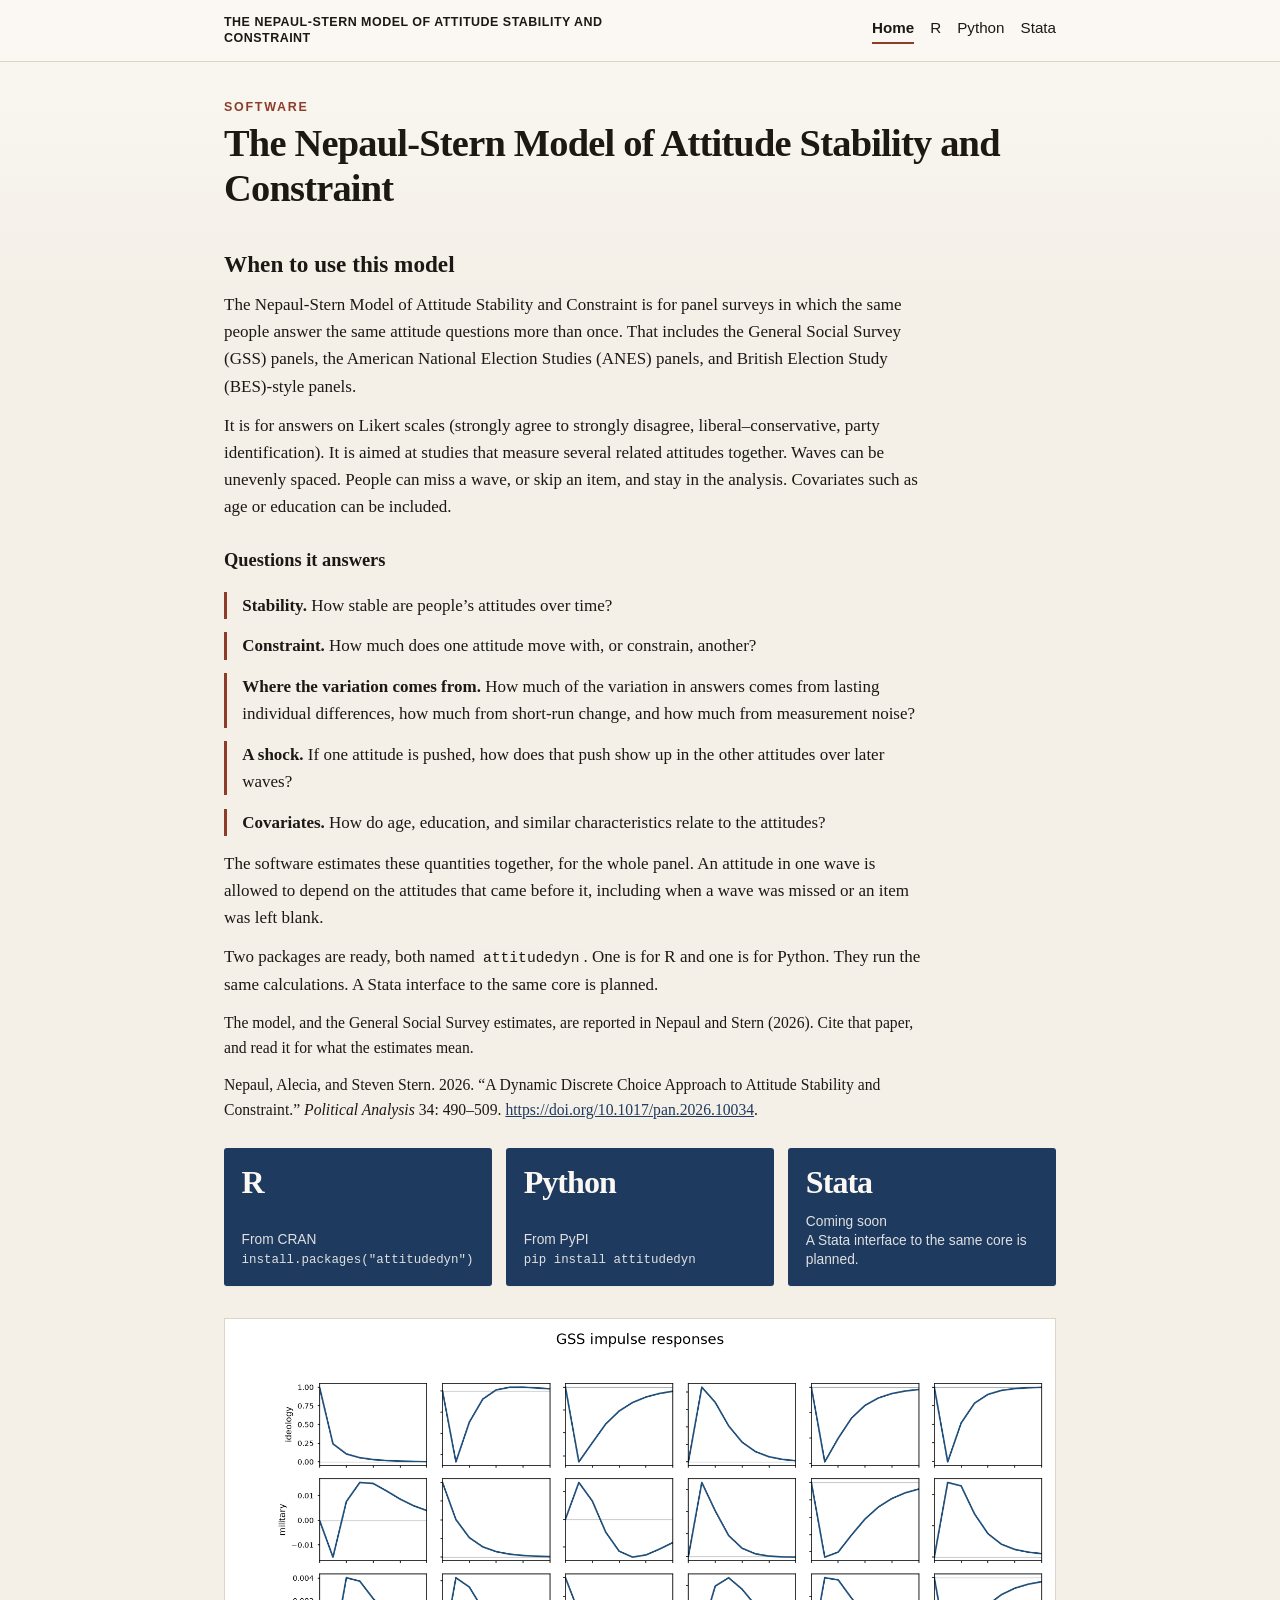
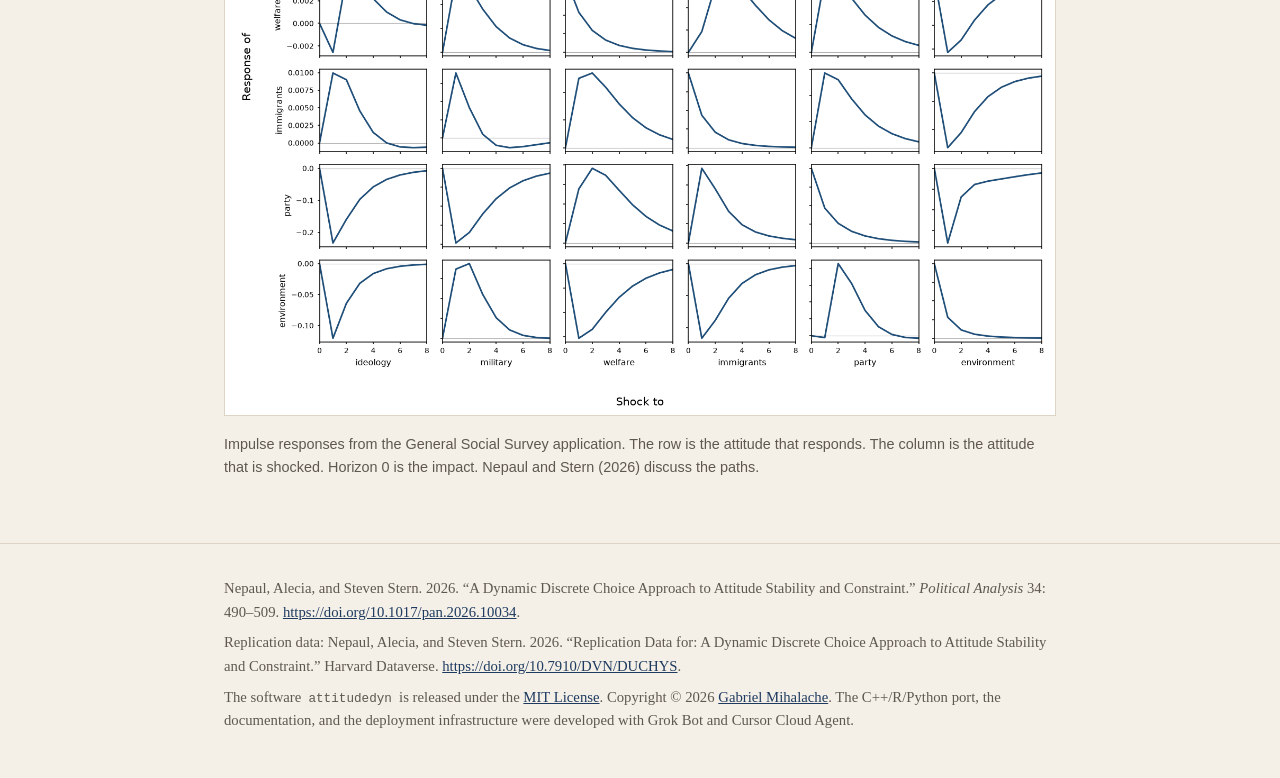
<file: index.html>
<!DOCTYPE html>
<html lang="en">
<head>
  <meta charset="utf-8">
  <meta name="viewport" content="width=device-width, initial-scale=1">
  <link rel="canonical" href="https://nepaulstern.github.io/">
  <meta name="color-scheme" content="light dark">
  <meta name="description" content="Software for The Nepaul-Stern Model of Attitude Stability and Constraint, for Likert attitude panels in R, Python, and Stata.">
  <title>The Nepaul-Stern Model of Attitude Stability and Constraint</title>
  <link rel="stylesheet" href="css/site.css">
  <script defer src="https://loglesk.io/js/script.js" data-key="owai2n"></script>
</head>
<body>
  <a class="skip" href="#content">Skip to content</a>
  <header class="site-header">
    <div class="wrap">
      <a class="brand" href="index.html">The Nepaul-Stern Model of Attitude Stability and Constraint</a>
      <nav class="nav" aria-label="Pages">
      <a href="index.html" aria-current="page">Home</a>
      <a href="r.html">R</a>
      <a href="python.html">Python</a>
      <a href="stata.html">Stata</a>
      </nav>
    </div>
  </header>
  <main id="content">
    <div class="wrap">

    <p class="kicker">Software</p>
    <h1>The Nepaul-Stern Model of Attitude Stability and Constraint</h1>
    <section class="prose" aria-labelledby="when">
      <h2 id="when">When to use this model</h2>
      <p>The Nepaul-Stern Model of Attitude Stability and Constraint is for panel surveys in which the same people answer the same attitude questions more than once. That includes the General Social Survey (GSS) panels, the American National Election Studies (ANES) panels, and British Election Study (BES)-style panels.</p>
      <p>It is for answers on Likert scales (strongly agree to strongly disagree, liberal–conservative, party identification). It is aimed at studies that measure several related attitudes together. Waves can be unevenly spaced. People can miss a wave, or skip an item, and stay in the analysis. Covariates such as age or education can be included.</p>
      <h3>Questions it answers</h3>
      <ol class="questions">
        <li><strong>Stability.</strong> How stable are people’s attitudes over time?</li>
        <li><strong>Constraint.</strong> How much does one attitude move with, or constrain, another?</li>
        <li><strong>Where the variation comes from.</strong> How much of the variation in answers comes from lasting individual differences, how much from short-run change, and how much from measurement noise?</li>
        <li><strong>A shock.</strong> If one attitude is pushed, how does that push show up in the other attitudes over later waves?</li>
        <li><strong>Covariates.</strong> How do age, education, and similar characteristics relate to the attitudes?</li>
      </ol>
      <p>The software estimates these quantities together, for the whole panel. An attitude in one wave is allowed to depend on the attitudes that came before it, including when a wave was missed or an item was left blank.</p>
      <p>Two packages are ready, both named <code>attitudedyn</code>. One is for R and one is for Python. They run the same calculations. A Stata interface to the same core is planned.</p>
      <p class="cite">The model, and the General Social Survey estimates, are reported in Nepaul and Stern (2026). Cite that paper, and read it for what the estimates mean.</p>
      <p class="cite">Nepaul, Alecia, and Steven Stern. 2026. “A Dynamic Discrete Choice Approach to Attitude Stability and Constraint.” <em>Political Analysis</em> 34: 490–509. <a href="https://doi.org/10.1017/pan.2026.10034">https://doi.org/10.1017/pan.2026.10034</a>.</p>
    </section>
    <nav class="choices" aria-label="Install">
      <a class="choice" href="r.html">
        <span class="label">R</span>
        <span class="hint">From CRAN<br><code>install.packages("attitudedyn")</code></span>
      </a>
      <a class="choice" href="python.html">
        <span class="label">Python</span>
        <span class="hint">From PyPI<br><code>pip install attitudedyn</code></span>
      </a>
      <a class="choice" href="stata.html">
        <span class="label">Stata</span>
        <span class="hint">Coming soon<br>A Stata interface to the same core is planned.</span>
      </a>
    </nav>
    <figure class="figure-card">
      <img src="figures/gss_impulse_response.png" alt="Six-by-six grid of impulse responses for ideology, military spending, welfare, immigrants, party identification, and the environment. Each row is the attitude that responds and each column is the attitude that is shocked. Horizon 0 is the impact.">
      <figcaption>Impulse responses from the General Social Survey application. The row is the attitude that responds. The column is the attitude that is shocked. Horizon 0 is the impact. Nepaul and Stern (2026) discuss the paths.</figcaption>
    </figure>

    </div>
  </main>
  <footer class="site-footer">
    <div class="wrap">
      <p>Nepaul, Alecia, and Steven Stern. 2026. “A Dynamic Discrete Choice Approach to Attitude Stability and Constraint.” <em>Political Analysis</em> 34: 490–509. <a href="https://doi.org/10.1017/pan.2026.10034">https://doi.org/10.1017/pan.2026.10034</a>.</p>
      <p>Replication data: Nepaul, Alecia, and Steven Stern. 2026. “Replication Data for: A Dynamic Discrete Choice Approach to Attitude Stability and Constraint.” Harvard Dataverse. <a href="https://doi.org/10.7910/DVN/DUCHYS">https://doi.org/10.7910/DVN/DUCHYS</a>.</p>
      <p>The software <code>attitudedyn</code> is released under the <a href="LICENSE">MIT License</a>. Copyright © 2026 <a href="https://gmihalache.com/">Gabriel Mihalache</a>. The C++/R/Python port, the documentation, and the deployment infrastructure were developed with Grok Bot and Cursor Cloud Agent.</p>
    </div>
  </footer>
</body>
</html>
</file>
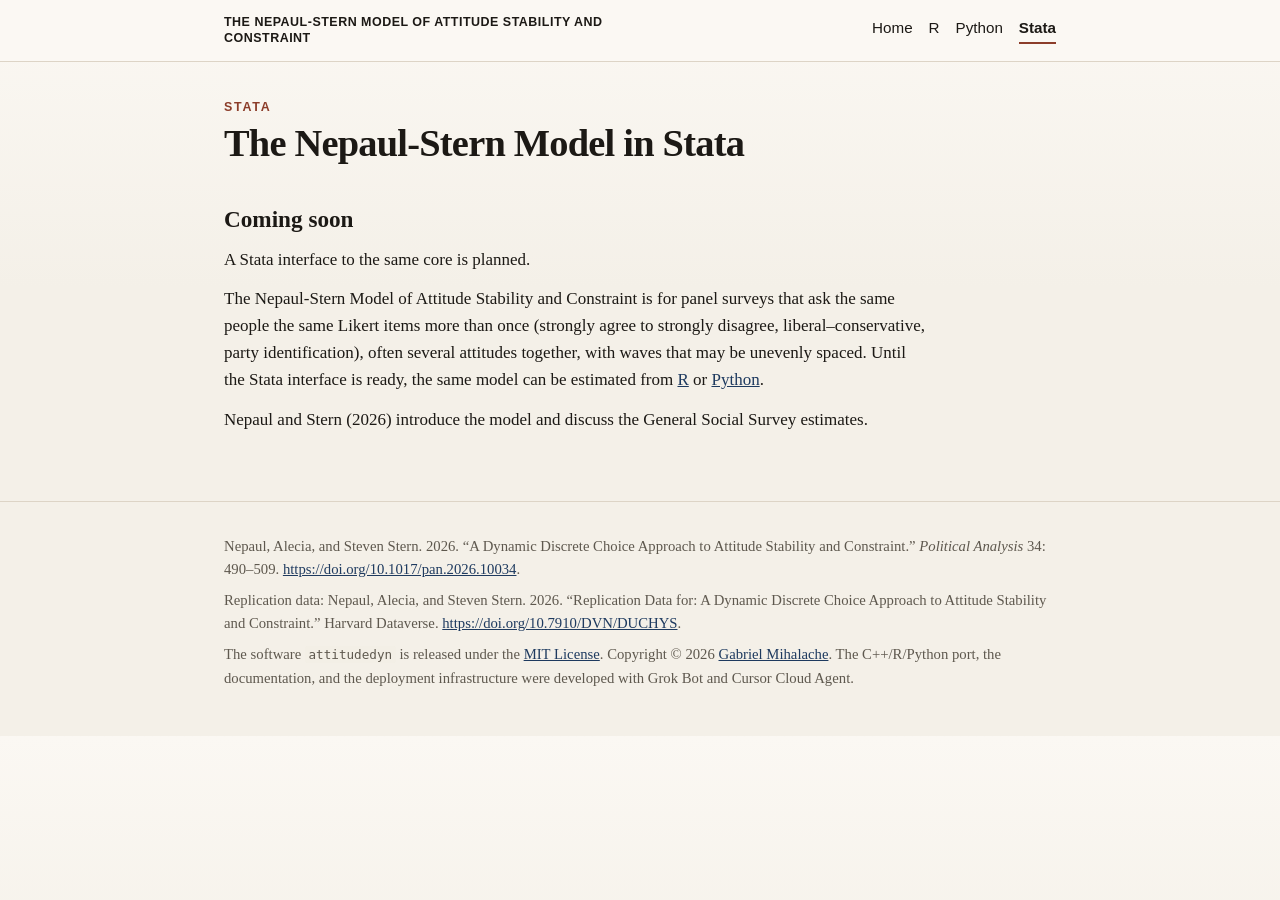
<file: stata.html>
<!DOCTYPE html>
<html lang="en">
<head>
  <meta charset="utf-8">
  <meta name="viewport" content="width=device-width, initial-scale=1">
  <link rel="canonical" href="https://nepaulstern.github.io/stata.html">
  <meta name="color-scheme" content="light dark">
  <meta name="description" content="A Stata interface to The Nepaul-Stern Model of Attitude Stability and Constraint is planned.">
  <title>Stata · The Nepaul-Stern Model of Attitude Stability and Constraint</title>
  <link rel="stylesheet" href="css/site.css">
  <script defer src="https://loglesk.io/js/script.js" data-key="owai2n"></script>
</head>
<body>
  <a class="skip" href="#content">Skip to content</a>
  <header class="site-header">
    <div class="wrap">
      <a class="brand" href="index.html">The Nepaul-Stern Model of Attitude Stability and Constraint</a>
      <nav class="nav" aria-label="Pages">
      <a href="index.html">Home</a>
      <a href="r.html">R</a>
      <a href="python.html">Python</a>
      <a href="stata.html" aria-current="page">Stata</a>
      </nav>
    </div>
  </header>
  <main id="content">
    <div class="wrap">

    <p class="kicker">Stata</p>
    <h1>The Nepaul-Stern Model in Stata</h1>
    <div class="prose">
      <h2>Coming soon</h2>
      <p>A Stata interface to the same core is planned.</p>
      <p>The Nepaul-Stern Model of Attitude Stability and Constraint is for panel surveys that ask the same people the same Likert items more than once (strongly agree to strongly disagree, liberal–conservative, party identification), often several attitudes together, with waves that may be unevenly spaced. Until the Stata interface is ready, the same model can be estimated from <a href="r.html">R</a> or <a href="python.html">Python</a>.</p>
      <p>Nepaul and Stern (2026) introduce the model and discuss the General Social Survey estimates.</p>
    </div>

    </div>
  </main>
  <footer class="site-footer">
    <div class="wrap">
      <p>Nepaul, Alecia, and Steven Stern. 2026. “A Dynamic Discrete Choice Approach to Attitude Stability and Constraint.” <em>Political Analysis</em> 34: 490–509. <a href="https://doi.org/10.1017/pan.2026.10034">https://doi.org/10.1017/pan.2026.10034</a>.</p>
      <p>Replication data: Nepaul, Alecia, and Steven Stern. 2026. “Replication Data for: A Dynamic Discrete Choice Approach to Attitude Stability and Constraint.” Harvard Dataverse. <a href="https://doi.org/10.7910/DVN/DUCHYS">https://doi.org/10.7910/DVN/DUCHYS</a>.</p>
      <p>The software <code>attitudedyn</code> is released under the <a href="LICENSE">MIT License</a>. Copyright © 2026 <a href="https://gmihalache.com/">Gabriel Mihalache</a>. The C++/R/Python port, the documentation, and the deployment infrastructure were developed with Grok Bot and Cursor Cloud Agent.</p>
    </div>
  </footer>
</body>
</html>
</file>
<file: css/site.css>
:root {
  color-scheme: light;
  --bg: #f4f0e8;
  --paper: #fbf8f3;
  --ink: #1c1915;
  --muted: #5e584e;
  --line: #ddd4c6;
  --accent: #1e3a5f;
  --accent-ink: #fbf8f3;
  --accent-soft: #e7eef6;
  --mark: #8c3d2a;
  --code: #f3efe6;
  --output: #f7f1e6;
  --shadow: 0 1px 0 rgba(28, 25, 21, 0.04);
  --serif: "Iowan Old Style", "Palatino Linotype", Palatino, "Book Antiqua", Georgia, serif;
  --sans: "Segoe UI", "Helvetica Neue", Helvetica, Arial, sans-serif;
  --mono: "ui-monospace", "SFMono-Regular", "Cascadia Mono", Menlo, Consolas, monospace;
  --measure: 44rem;
  --wide: 52rem;
}

@media (prefers-color-scheme: dark) {
  :root {
    color-scheme: dark;
    --bg: #12161b;
    --paper: #1a2129;
    --ink: #f3efe6;
    --muted: #c8bfb2;
    --line: #313a46;
    --accent: #d5e4f5;
    --accent-ink: #142033;
    --accent-soft: #243140;
    --mark: #e7b2a4;
    --code: #12171d;
    --output: #1c1814;
    --shadow: none;
  }
}

* { box-sizing: border-box; }

html { scroll-behavior: smooth; }

body {
  margin: 0;
  background:
    linear-gradient(180deg, var(--paper), var(--bg) 18rem);
  color: var(--ink);
  font-family: var(--serif);
  font-size: 1.0625rem;
  line-height: 1.6;
}

a { color: var(--accent); }
a:hover { color: var(--mark); }

.skip {
  position: absolute;
  left: 0.75rem;
  top: -3rem;
  background: var(--accent);
  color: var(--accent-ink);
  padding: 0.4rem 0.7rem;
  z-index: 10;
}
.skip:focus { top: 0.75rem; }

.wrap {
  width: min(var(--wide), calc(100% - 2rem));
  margin: 0 auto;
}

.site-header {
  border-bottom: 1px solid var(--line);
  background: var(--paper);
  position: sticky;
  top: 0;
  z-index: 5;
}

.site-header .wrap {
  display: flex;
  align-items: center;
  justify-content: space-between;
  gap: 1rem;
  padding: 0.85rem 0;
}

.brand {
  color: inherit;
  text-decoration: none;
  font-family: var(--sans);
  font-size: 0.78rem;
  letter-spacing: 0.04em;
  text-transform: uppercase;
  font-weight: 650;
  max-width: 28rem;
  line-height: 1.35;
}
.brand:hover { color: var(--mark); }

.nav {
  display: flex;
  gap: 0.35rem 1rem;
  flex-wrap: wrap;
  justify-content: flex-end;
  font-family: var(--sans);
  font-size: 0.95rem;
}
.nav a {
  color: inherit;
  text-decoration: none;
  padding-bottom: 0.1rem;
  border-bottom: 2px solid transparent;
}
.nav a[aria-current="page"] {
  border-bottom-color: var(--mark);
  font-weight: 650;
}
.nav a:hover { color: var(--mark); }

main { padding: 2.25rem 0 3.5rem; }

.prose { max-width: var(--measure); }
.prose h1, .prose h2, .prose h3 { max-width: none; }

h1 {
  font-weight: 600;
  font-size: clamp(1.85rem, 3vw, 2.45rem);
  line-height: 1.18;
  letter-spacing: -0.02em;
  margin: 0.2rem 0 1rem;
}

h2 {
  font-weight: 600;
  font-size: 1.45rem;
  line-height: 1.25;
  margin: 2.4rem 0 0.7rem;
}

h3 {
  font-weight: 600;
  font-size: 1.15rem;
  margin: 1.6rem 0 0.45rem;
}

p { margin: 0.75rem 0; }

.kicker {
  font-family: var(--sans);
  font-size: 0.78rem;
  letter-spacing: 0.14em;
  text-transform: uppercase;
  color: var(--mark);
  font-weight: 650;
  margin: 0;
}

.questions {
  list-style: none;
  padding: 0;
  margin: 1rem 0 0.4rem;
}
.questions li {
  margin: 0.85rem 0;
  padding-left: 0.95rem;
  border-left: 3px solid var(--mark);
}
.questions strong { font-weight: 650; }

.choices {
  display: grid;
  grid-template-columns: repeat(3, 1fr);
  gap: 0.9rem;
  margin: 1.6rem 0 0.4rem;
  max-width: var(--wide);
}
.choice {
  display: flex;
  flex-direction: column;
  justify-content: space-between;
  gap: 0.85rem;
  min-height: 8.5rem;
  padding: 1.15rem 1.1rem 1rem;
  background: var(--accent);
  color: var(--accent-ink);
  text-decoration: none;
  border-radius: 3px;
  box-shadow: var(--shadow);
}
.choice:hover { color: var(--accent-ink); outline: 2px solid var(--mark); outline-offset: 2px; }
.choice .label {
  font-family: var(--serif);
  font-size: 2rem;
  font-weight: 600;
  letter-spacing: -0.03em;
  line-height: 1;
}
.choice .hint {
  font-family: var(--sans);
  font-size: 0.86rem;
  line-height: 1.4;
  opacity: 0.88;
}
.choice code {
  font-family: var(--mono);
  font-size: 0.78rem;
  background: transparent;
  padding: 0;
}

.cite {
  font-size: 0.98rem;
}

.figure-card {
  margin: 2rem 0 0.5rem;
  max-width: var(--wide);
}
.figure-card img {
  width: 100%;
  height: auto;
  background: #fff;
  border: 1px solid var(--line);
}
.figure-card figcaption {
  font-family: var(--sans);
  font-size: 0.9rem;
  color: var(--muted);
  margin-top: 0.55rem;
}

code {
  font-family: var(--mono);
  font-size: 0.86em;
  background: var(--code);
  padding: 0.08em 0.28em;
  border-radius: 2px;
}

.block {
  margin: 0.8rem 0 1.1rem;
  max-width: var(--wide);
}
.block figcaption {
  font-family: var(--sans);
  font-size: 0.75rem;
  letter-spacing: 0.08em;
  text-transform: uppercase;
  color: var(--muted);
  margin-bottom: 0.3rem;
}
.block pre {
  margin: 0;
  padding: 0.9rem 1rem;
  overflow-x: auto;
  background: var(--code);
  border: 1px solid var(--line);
  border-left: 3px solid var(--accent);
  border-radius: 2px;
}
.block.output pre {
  background: var(--output);
  border-left-color: var(--mark);
}
.block pre code {
  background: transparent;
  padding: 0;
  font-size: 0.82rem;
  line-height: 1.45;
  white-space: pre;
}

/* highlight.js colours tokens only. Block chrome, type, and size stay with the site. */
.block pre code.hljs {
  background: transparent;
  padding: 0;
  overflow: visible;
  font-family: var(--mono);
  font-size: 0.82rem;
  line-height: 1.45;
  white-space: pre;
  color: var(--ink);
}

details.aside {
  margin: 1rem 0 1.4rem;
  max-width: var(--wide);
  padding: 0.35rem 0 0.7rem;
  border-top: 1px solid var(--line);
  border-bottom: 1px solid var(--line);
  color: var(--muted);
  font-size: 0.98rem;
}
details.aside summary {
  cursor: pointer;
  color: var(--ink);
  font-weight: 650;
  padding: 0.45rem 0;
}
details.aside summary:hover { color: var(--mark); }
details.aside pre { color: var(--ink); }

table.plain {
  border-collapse: collapse;
  font-size: 0.95rem;
  margin: 0.8rem 0 1rem;
  max-width: 100%;
}
table.plain th, table.plain td {
  text-align: left;
  vertical-align: top;
  padding: 0.4rem 0.75rem 0.4rem 0;
  border-bottom: 1px solid var(--line);
}
table.plain th { font-family: var(--sans); font-size: 0.82rem; letter-spacing: 0.04em; text-transform: uppercase; color: var(--muted); font-weight: 650; }

.site-footer {
  border-top: 1px solid var(--line);
  padding: 1.6rem 0 2.4rem;
  color: var(--muted);
  font-size: 0.92rem;
}
.site-footer p { margin: 0.45rem 0; }

:focus-visible {
  outline: 2px solid var(--mark);
  outline-offset: 2px;
}

@media (max-width: 760px) {
  .site-header .wrap { align-items: flex-start; flex-direction: column; }
  .nav { justify-content: flex-start; }
  .choices { grid-template-columns: 1fr; }
  .choice { min-height: 0; }
  body { font-size: 1.02rem; }
}
</file>
